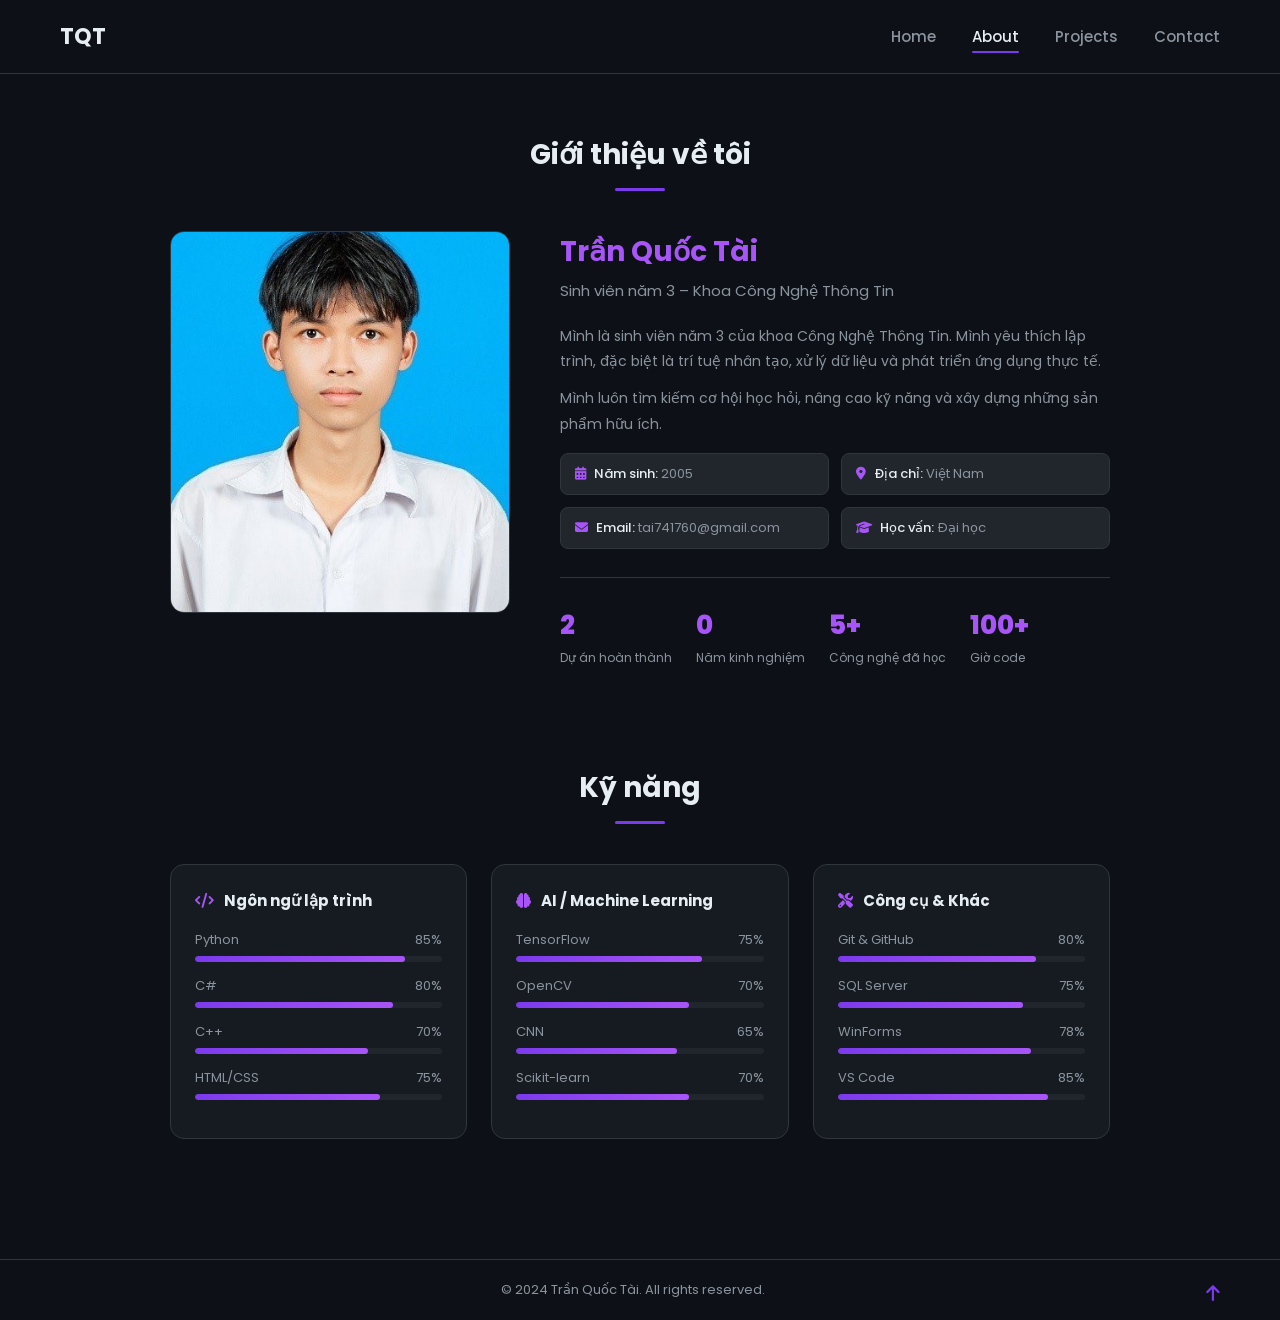
<file: about.html>
<!DOCTYPE html>
<html lang="vi">
<head>
  <meta charset="UTF-8" />
  <meta name="viewport" content="width=device-width, initial-scale=1.0" />
  <title>TQT - Giới thiệu</title>
  <link rel="stylesheet" href="style.css" />
  <link rel="stylesheet" href="https://cdnjs.cloudflare.com/ajax/libs/font-awesome/6.5.0/css/all.min.css" />
  <style>
    .about-section {
      padding: 60px 80px;
      max-width: 1100px;
      margin: 0 auto;
    }

    .about-grid {
      display: grid;
      grid-template-columns: 340px 1fr;
      gap: 50px;
      align-items: start;
    }

    .about-photo {
      width: 100%;
      border-radius: 14px;
      overflow: hidden;
      border: 1px solid var(--border);
    }

    .about-photo img {
      width: 100%;
      height: 380px;
      object-fit: cover;
      display: block;
    }

    .about-right h2 {
      font-size: 28px;
      font-weight: 700;
      color: var(--purple-light);
      margin-bottom: 4px;
    }

    .about-right .role {
      font-size: 15px;
      color: var(--text-muted);
      margin-bottom: 20px;
    }

    .about-right p {
      font-size: 14px;
      color: var(--text-muted);
      line-height: 1.8;
      margin-bottom: 12px;
    }

    .stats-row {
      gap: 24px;
      justify-content: flex-start;
      margin-top: 28px;
      padding-top: 28px;
      border-top: 1px solid var(--border);
    }

    .stat-item {
      text-align: left;
    }

    /* Skills detail */
    .skills-detail-section {
      padding: 40px 80px 60px;
      max-width: 1100px;
      margin: 0 auto;
    }

    .skills-categories {
      display: grid;
      grid-template-columns: repeat(3, 1fr);
      gap: 24px;
    }

    .skill-category {
      background: var(--card);
      border: 1px solid var(--border);
      border-radius: 14px;
      padding: 24px;
      transition: border-color 0.2s;
    }

    .skill-category:hover {
      border-color: var(--purple);
    }

    .skill-category h3 {
      font-size: 15px;
      font-weight: 700;
      margin-bottom: 18px;
      color: var(--text);
      display: flex;
      align-items: center;
      gap: 10px;
    }

    .skill-category h3 i {
      color: var(--purple-light);
    }

    .skill-bar-item {
      margin-bottom: 14px;
    }

    .skill-bar-header {
      display: flex;
      justify-content: space-between;
      font-size: 13px;
      color: var(--text-muted);
      margin-bottom: 6px;
    }

    .skill-bar-bg {
      height: 6px;
      background: var(--bg3);
      border-radius: 10px;
      overflow: hidden;
    }

    .skill-bar-fill {
      height: 100%;
      background: linear-gradient(90deg, var(--purple), var(--purple-light));
      border-radius: 10px;
    }
  </style>
</head>
<body>

  <nav>
    <a href="index.html" class="logo">TQT</a>
    <ul class="nav-links">
      <li><a href="index.html">Home</a></li>
      <li><a href="about.html" class="active">About</a></li>
      <li><a href="projects.html">Projects</a></li>
      <li><a href="contact.html">Contact</a></li>
    </ul>
  </nav>

  <section class="about-section">
    <h2 class="section-title">Giới thiệu về tôi</h2>
    <div class="section-line"></div>

    <div class="about-grid">
      <!-- Photo -->
      <div>
        <div class="about-photo">
          <img src="DK04_Trần Quốc Tài.jpg" alt="Trần Quốc Tài" />
        </div>
      </div>

      <!-- Info -->
      <div class="about-right">
        <h2>Trần Quốc Tài</h2>
        <p class="role">Sinh viên năm 3 – Khoa Công Nghệ Thông Tin</p>

        <p>Mình là sinh viên năm 3 của khoa Công Nghệ Thông Tin. Mình yêu thích lập trình, đặc biệt là trí tuệ nhân tạo, xử lý dữ liệu và phát triển ứng dụng thực tế.</p>
        <p>Mình luôn tìm kiếm cơ hội học hỏi, nâng cao kỹ năng và xây dựng những sản phẩm hữu ích.</p>

        <div class="info-grid">
          <div class="info-item">
            <i class="fas fa-calendar-alt" style="color:var(--purple-light);"></i>
            <span><span class="info-label">Năm sinh:</span>&nbsp;2005</span>
          </div>
          <div class="info-item">
            <i class="fas fa-map-marker-alt" style="color:var(--purple-light);"></i>
            <span><span class="info-label">Địa chỉ:</span>&nbsp;Việt Nam</span>
          </div>
          <div class="info-item">
            <i class="fas fa-envelope" style="color:var(--purple-light);"></i>
            <span><span class="info-label">Email:</span>&nbsp;tai741760@gmail.com</span>
          </div>
          <div class="info-item">
            <i class="fas fa-graduation-cap" style="color:var(--purple-light);"></i>
            <span><span class="info-label">Học vấn:</span>&nbsp;Đại học</span>
          </div>
        </div>

        <div class="stats-row">
          <div class="stat-item">
            <div class="stat-num">2</div>
            <div class="stat-label">Dự án hoàn thành</div>
          </div>
          <div class="stat-item">
            <div class="stat-num">0</div>
            <div class="stat-label">Năm kinh nghiệm</div>
          </div>
          <div class="stat-item">
            <div class="stat-num">5+</div>
            <div class="stat-label">Công nghệ đã học</div>
          </div>
          <div class="stat-item">
            <div class="stat-num">100+</div>
            <div class="stat-label">Giờ code</div>
          </div>
        </div>
      </div>
    </div>
  </section>

  <!-- SKILLS DETAIL -->
  <section class="skills-detail-section">
    <h2 class="section-title">Kỹ năng</h2>
    <div class="section-line"></div>

    <div class="skills-categories">
      <div class="skill-category">
        <h3><i class="fas fa-code"></i> Ngôn ngữ lập trình</h3>
        <div class="skill-bar-item">
          <div class="skill-bar-header"><span>Python</span><span>85%</span></div>
          <div class="skill-bar-bg"><div class="skill-bar-fill" style="width:85%"></div></div>
        </div>
        <div class="skill-bar-item">
          <div class="skill-bar-header"><span>C#</span><span>80%</span></div>
          <div class="skill-bar-bg"><div class="skill-bar-fill" style="width:80%"></div></div>
        </div>
        <div class="skill-bar-item">
          <div class="skill-bar-header"><span>C++</span><span>70%</span></div>
          <div class="skill-bar-bg"><div class="skill-bar-fill" style="width:70%"></div></div>
        </div>
        <div class="skill-bar-item">
          <div class="skill-bar-header"><span>HTML/CSS</span><span>75%</span></div>
          <div class="skill-bar-bg"><div class="skill-bar-fill" style="width:75%"></div></div>
        </div>
      </div>

      <div class="skill-category">
        <h3><i class="fas fa-brain"></i> AI / Machine Learning</h3>
        <div class="skill-bar-item">
          <div class="skill-bar-header"><span>TensorFlow</span><span>75%</span></div>
          <div class="skill-bar-bg"><div class="skill-bar-fill" style="width:75%"></div></div>
        </div>
        <div class="skill-bar-item">
          <div class="skill-bar-header"><span>OpenCV</span><span>70%</span></div>
          <div class="skill-bar-bg"><div class="skill-bar-fill" style="width:70%"></div></div>
        </div>
        <div class="skill-bar-item">
          <div class="skill-bar-header"><span>CNN</span><span>65%</span></div>
          <div class="skill-bar-bg"><div class="skill-bar-fill" style="width:65%"></div></div>
        </div>
        <div class="skill-bar-item">
          <div class="skill-bar-header"><span>Scikit-learn</span><span>70%</span></div>
          <div class="skill-bar-bg"><div class="skill-bar-fill" style="width:70%"></div></div>
        </div>
      </div>

      <div class="skill-category">
        <h3><i class="fas fa-tools"></i> Công cụ & Khác</h3>
        <div class="skill-bar-item">
          <div class="skill-bar-header"><span>Git & GitHub</span><span>80%</span></div>
          <div class="skill-bar-bg"><div class="skill-bar-fill" style="width:80%"></div></div>
        </div>
        <div class="skill-bar-item">
          <div class="skill-bar-header"><span>SQL Server</span><span>75%</span></div>
          <div class="skill-bar-bg"><div class="skill-bar-fill" style="width:75%"></div></div>
        </div>
        <div class="skill-bar-item">
          <div class="skill-bar-header"><span>WinForms</span><span>78%</span></div>
          <div class="skill-bar-bg"><div class="skill-bar-fill" style="width:78%"></div></div>
        </div>
        <div class="skill-bar-item">
          <div class="skill-bar-header"><span>VS Code</span><span>85%</span></div>
          <div class="skill-bar-bg"><div class="skill-bar-fill" style="width:85%"></div></div>
        </div>
      </div>
    </div>
  </section>

  <footer>
    &copy; 2024 Trần Quốc Tài. All rights reserved.
    <span style="float:right;">
      <a href="#" style="color:var(--purple);text-decoration:none;font-size:18px;"><i class="fas fa-arrow-up"></i></a>
    </span>
  </footer>

</body>
</html>
</file>
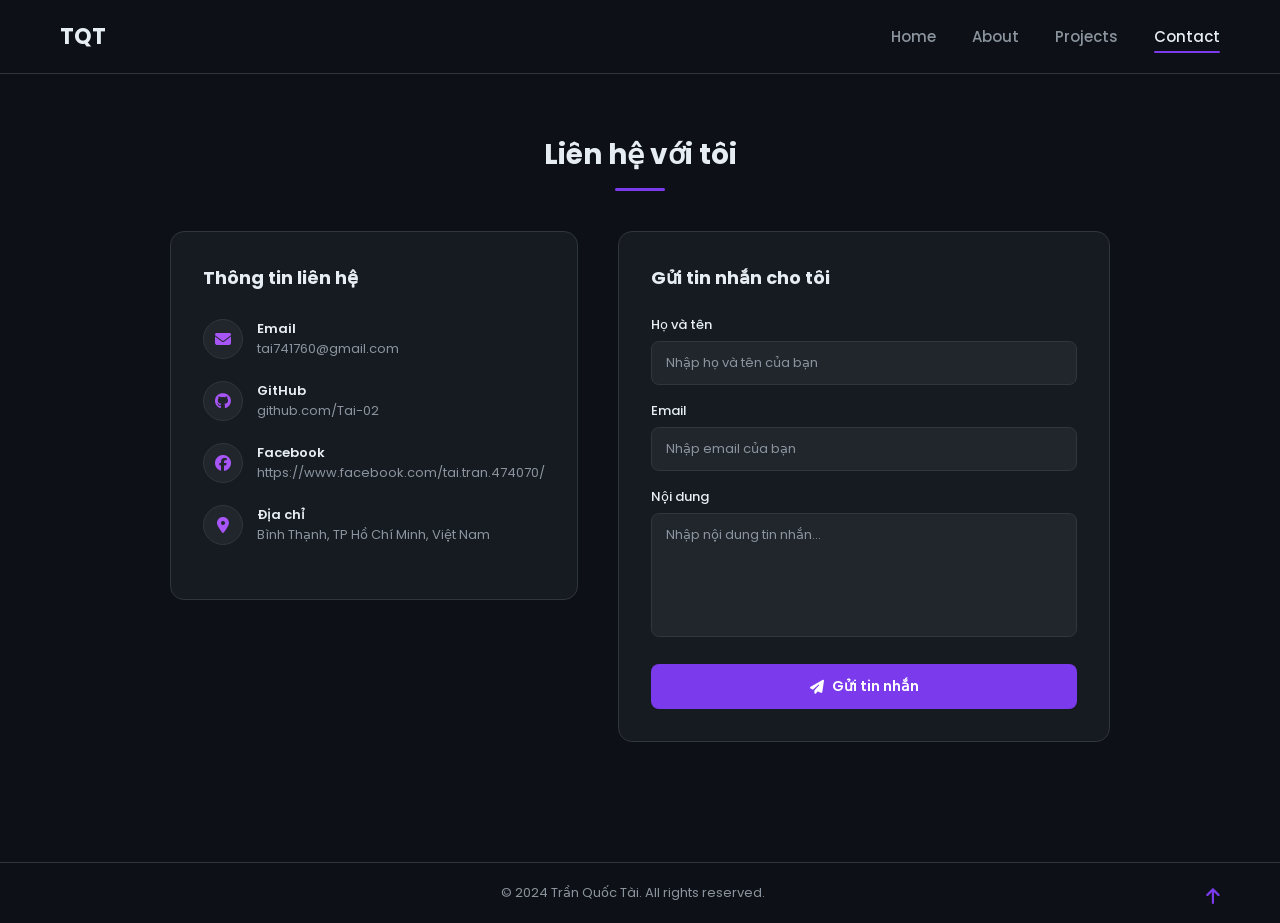
<file: contact.html>
<!DOCTYPE html>
<html lang="vi">
<head>
  <meta charset="UTF-8" />
  <meta name="viewport" content="width=device-width, initial-scale=1.0" />
  <title>TQT - Liên hệ</title>
  <link rel="stylesheet" href="style.css" />
  <link rel="stylesheet" href="https://cdnjs.cloudflare.com/ajax/libs/font-awesome/6.5.0/css/all.min.css" />
  <style>
    .contact-section {
      padding: 60px 80px;
      max-width: 1100px;
      margin: 0 auto;
    }

    .contact-grid {
      display: grid;
      grid-template-columns: 1fr 1.5fr;
      gap: 40px;
      align-items: start;
    }

    .contact-left {
      background: var(--card);
      border: 1px solid var(--border);
      border-radius: 14px;
      padding: 32px;
    }

    .contact-left h3 {
      font-size: 18px;
      font-weight: 700;
      margin-bottom: 28px;
      color: var(--text);
    }

    .contact-right {
      background: var(--card);
      border: 1px solid var(--border);
      border-radius: 14px;
      padding: 32px;
    }

    .contact-right h3 {
      font-size: 18px;
      font-weight: 700;
      margin-bottom: 24px;
      color: var(--text);
    }

    .toast {
      display: none;
      position: fixed;
      bottom: 30px;
      right: 30px;
      background: var(--purple);
      color: #fff;
      padding: 14px 24px;
      border-radius: 10px;
      font-size: 14px;
      font-weight: 500;
      z-index: 999;
      animation: slideIn 0.3s ease;
    }

    @keyframes slideIn {
      from { transform: translateY(20px); opacity: 0; }
      to { transform: translateY(0); opacity: 1; }
    }
  </style>
</head>
<body>

  <nav>
    <a href="index.html" class="logo">TQT</a>
    <ul class="nav-links">
      <li><a href="index.html">Home</a></li>
      <li><a href="about.html">About</a></li>
      <li><a href="projects.html">Projects</a></li>
      <li><a href="contact.html" class="active">Contact</a></li>
    </ul>
  </nav>

  <section class="contact-section">
    <h2 class="section-title">Liên hệ với tôi</h2>
    <div class="section-line"></div>

    <div class="contact-grid">

      <div class="contact-left">
        <h3>Thông tin liên hệ</h3>

        <div class="contact-info-item">
          <div class="icon-wrap"><i class="fas fa-envelope" style="color:var(--purple-light);"></i></div>
          <div class="info-text">
            <h4>Email</h4>
            <p>tai741760@gmail.com</p>
          </div>
        </div>

        <div class="contact-info-item">
          <div class="icon-wrap"><i class="fab fa-github" style="color:var(--purple-light);"></i></div>
          <div class="info-text">
            <h4>GitHub</h4>
            <p>github.com/Tai-02</p>
          </div>
        </div>

        <div class="contact-info-item">
          <div class="icon-wrap"><i class="fab fa-facebook" style="color:var(--purple-light);"></i></div>
          <div class="info-text">
            <h4>Facebook</h4>
            <p>https://www.facebook.com/tai.tran.474070/</p>
          </div>
        </div>

        <div class="contact-info-item">
          <div class="icon-wrap"><i class="fas fa-map-marker-alt" style="color:var(--purple-light);"></i></div>
          <div class="info-text">
            <h4>Địa chỉ</h4>
            <p>Bình Thạnh, TP Hồ Chí Minh, Việt Nam</p>
          </div>
        </div>
      </div>

      <!-- Right: Form -->
      <div class="contact-right">
        <h3>Gửi tin nhắn cho tôi</h3>

        <div class="form-group">
          <label for="name">Họ và tên</label>
          <input type="text" id="name" placeholder="Nhập họ và tên của bạn" />
        </div>

        <div class="form-group">
          <label for="email">Email</label>
          <input type="email" id="email" placeholder="Nhập email của bạn" />
        </div>

        <div class="form-group">
          <label for="message">Nội dung</label>
          <textarea id="message" rows="5" placeholder="Nhập nội dung tin nhắn..."></textarea>
        </div>

        <button class="btn-primary" onclick="sendMessage()" style="width:100%;justify-content:center;margin-top:4px;">
          <i class="fas fa-paper-plane"></i> Gửi tin nhắn
        </button>
      </div>
    </div>
  </section>

  <div class="toast" id="toast">
    <i class="fas fa-check-circle"></i>&nbsp; Tin nhắn đã được gửi thành công!
  </div>

  <footer>
    &copy; 2024 Trần Quốc Tài. All rights reserved.
    <span style="float:right;">
      <a href="#" style="color:var(--purple);text-decoration:none;font-size:18px;"><i class="fas fa-arrow-up"></i></a>
    </span>
  </footer>

  <script>
    function sendMessage() {
      const name = document.getElementById('name').value.trim();
      const email = document.getElementById('email').value.trim();
      const message = document.getElementById('message').value.trim();

      if (!name || !email || !message) {
        alert('Vui lòng điền đầy đủ thông tin!');
        return;
      }

      const toast = document.getElementById('toast');
      toast.style.display = 'block';
      setTimeout(() => { toast.style.display = 'none'; }, 3000);

      document.getElementById('name').value = '';
      document.getElementById('email').value = '';
      document.getElementById('message').value = '';
    }
  </script>

</body>
</html>
</file>
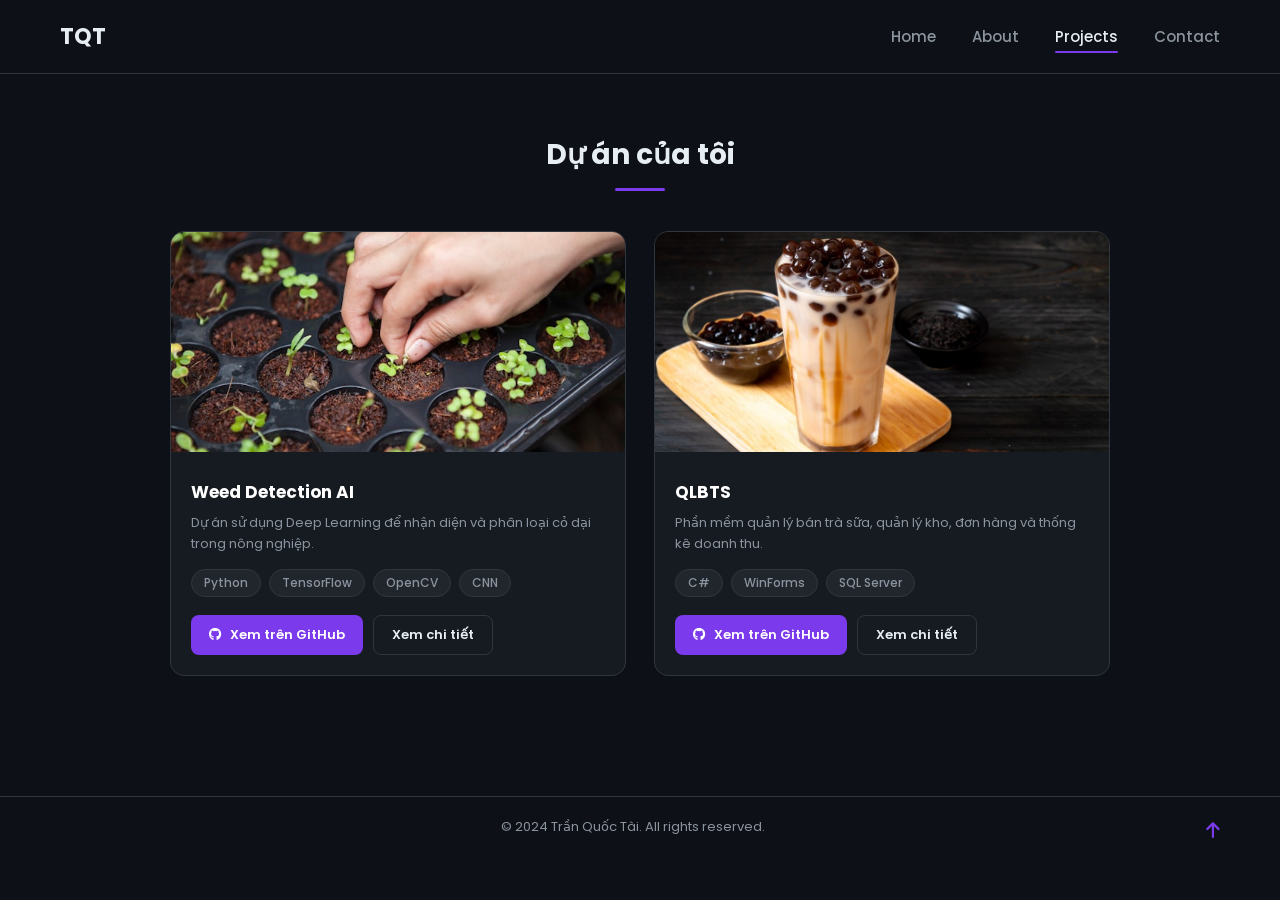
<file: projects.html>
<!DOCTYPE html>
<html lang="vi">
<head>
  <meta charset="UTF-8" />
  <meta name="viewport" content="width=device-width, initial-scale=1.0" />
  <title>TQT - Dự án</title>
  <link rel="stylesheet" href="style.css" />
  <link rel="stylesheet" href="https://cdnjs.cloudflare.com/ajax/libs/font-awesome/6.5.0/css/all.min.css" />
  <style>
    .projects-section {
      padding: 60px 80px;
      max-width: 1100px;
      margin: 0 auto;
    }

    .projects-grid {
      display: grid;
      grid-template-columns: repeat(2, 1fr);
      gap: 28px;
    }

    .project-card img {
      height: 220px;
      object-fit: cover;
    }
  </style>
</head>
<body>

  <nav>
    <a href="index.html" class="logo">TQT</a>
    <ul class="nav-links">
      <li><a href="index.html">Home</a></li>
      <li><a href="about.html">About</a></li>
      <li><a href="projects.html" class="active">Projects</a></li>
      <li><a href="contact.html">Contact</a></li>
    </ul>
  </nav>

  <section class="projects-section">
    <h2 class="section-title">Dự án của tôi</h2>
    <div class="section-line"></div>

    <div class="projects-grid">

      <!-- Project 1 -->
      <div class="project-card">
        <img src="duanweeddetection.jpg" alt="Weed Detection AI" />
        <div class="project-info">
          <h3>Weed Detection AI</h3>
          <p>Dự án sử dụng Deep Learning để nhận diện và phân loại cỏ dại trong nông nghiệp.</p>
          <div class="project-tags">
            <span class="tag">Python</span>
            <span class="tag">TensorFlow</span>
            <span class="tag">OpenCV</span>
            <span class="tag">CNN</span>
          </div>
          <div class="project-buttons">
            <a href="https://github.com/Tai-02" target="_blank" class="btn-primary" style="font-size:13px;padding:9px 18px;">
              <i class="fab fa-github"></i> Xem trên GitHub
            </a>
            <a href="#" class="btn-outline" style="font-size:13px;padding:9px 18px;">Xem chi tiết</a>
          </div>
        </div>
      </div>

      <!-- Project 2 -->
      <div class="project-card">
        <img src="Duantrasua.jpg" alt="QLBTS" />
        <div class="project-info">
          <h3>QLBTS</h3>
          <p>Phần mềm quản lý bán trà sữa, quản lý kho, đơn hàng và thống kê doanh thu.</p>
          <div class="project-tags">
            <span class="tag">C#</span>
            <span class="tag">WinForms</span>
            <span class="tag">SQL Server</span>
          </div>
          <div class="project-buttons">
            <a href="https://github.com/Tai-02" target="_blank" class="btn-primary" style="font-size:13px;padding:9px 18px;">
              <i class="fab fa-github"></i> Xem trên GitHub
            </a>
            <a href="#" class="btn-outline" style="font-size:13px;padding:9px 18px;">Xem chi tiết</a>
          </div>
        </div>
      </div>

    </div>
  </section>

  <footer>
    &copy; 2024 Trần Quốc Tài. All rights reserved.
    <span style="float:right;">
      <a href="#" style="color:var(--purple);text-decoration:none;font-size:18px;"><i class="fas fa-arrow-up"></i></a>
    </span>
  </footer>

</body>
</html>
</file>
<file: style.css>
@import url('https://fonts.googleapis.com/css2?family=Poppins:wght@300;400;500;600;700;800&display=swap');

* {
  margin: 0;
  padding: 0;
  box-sizing: border-box;
}

:root {
  --bg: #0d1117;
  --bg2: #161b22;
  --bg3: #21262d;
  --purple: #7c3aed;
  --purple-light: #a855f7;
  --purple-glow: rgba(124, 58, 237, 0.3);
  --text: #e6edf3;
  --text-muted: #8b949e;
  --border: #30363d;
  --card: #161b22;
}

body {
  font-family: 'Poppins', sans-serif;
  background: var(--bg);
  color: var(--text);
  min-height: 100vh;
}

/* ===== NAVBAR ===== */
nav {
  display: flex;
  align-items: center;
  justify-content: space-between;
  padding: 20px 60px;
  background: var(--bg);
  border-bottom: 1px solid var(--border);
  position: sticky;
  top: 0;
  z-index: 100;
}

.logo {
  font-size: 22px;
  font-weight: 700;
  color: var(--text);
  text-decoration: none;
}

.nav-links {
  display: flex;
  gap: 36px;
  list-style: none;
}

.nav-links a {
  text-decoration: none;
  color: var(--text-muted);
  font-size: 15px;
  font-weight: 500;
  transition: color 0.2s;
  position: relative;
  padding-bottom: 4px;
}

.nav-links a:hover,
.nav-links a.active {
  color: var(--text);
}

.nav-links a.active::after {
  content: '';
  position: absolute;
  bottom: -2px;
  left: 0;
  right: 0;
  height: 2px;
  background: var(--purple);
  border-radius: 2px;
}

/* ===== BUTTONS ===== */
.btn-primary {
  background: var(--purple);
  color: #fff;
  border: none;
  padding: 12px 28px;
  border-radius: 8px;
  font-family: 'Poppins', sans-serif;
  font-size: 14px;
  font-weight: 600;
  cursor: pointer;
  text-decoration: none;
  display: inline-flex;
  align-items: center;
  gap: 8px;
  transition: background 0.2s, transform 0.2s;
}

.btn-primary:hover {
  background: var(--purple-light);
  transform: translateY(-1px);
}

.btn-outline {
  background: transparent;
  color: var(--text);
  border: 1.5px solid var(--border);
  padding: 12px 28px;
  border-radius: 8px;
  font-family: 'Poppins', sans-serif;
  font-size: 14px;
  font-weight: 600;
  cursor: pointer;
  text-decoration: none;
  display: inline-flex;
  align-items: center;
  gap: 8px;
  transition: border-color 0.2s, transform 0.2s;
}

.btn-outline:hover {
  border-color: var(--purple);
  color: var(--purple-light);
  transform: translateY(-1px);
}

/* ===== SECTION HEADING ===== */
.section-title {
  text-align: center;
  font-size: 28px;
  font-weight: 700;
  margin-bottom: 12px;
}

.section-line {
  width: 50px;
  height: 3px;
  background: var(--purple);
  margin: 0 auto 40px;
  border-radius: 2px;
}

/* ===== SKILL CARDS ===== */
.skill-grid {
  display: flex;
  flex-wrap: wrap;
  gap: 16px;
  justify-content: center;
}

.skill-card {
  background: var(--bg3);
  border: 1px solid var(--border);
  border-radius: 12px;
  padding: 20px 28px;
  text-align: center;
  min-width: 110px;
  transition: border-color 0.2s, transform 0.2s;
}

.skill-card:hover {
  border-color: var(--purple);
  transform: translateY(-3px);
}

.skill-card .skill-icon {
  font-size: 36px;
  margin-bottom: 10px;
  display: block;
}

.skill-card span {
  font-size: 13px;
  color: var(--text-muted);
  font-weight: 500;
}

/* ===== PROJECT CARDS ===== */
.project-card {
  background: var(--card);
  border: 1px solid var(--border);
  border-radius: 14px;
  overflow: hidden;
  transition: transform 0.2s, border-color 0.2s;
}

.project-card:hover {
  transform: translateY(-4px);
  border-color: var(--purple);
}

.project-card img {
  width: 100%;
  height: 200px;
  object-fit: cover;
}

.project-info {
  padding: 20px;
}

.project-info h3 {
  font-size: 17px;
  font-weight: 700;
  margin-bottom: 8px;
  color: #fff;
}

.project-info p {
  font-size: 13px;
  color: var(--text-muted);
  line-height: 1.6;
  margin-bottom: 14px;
}

.project-tags {
  display: flex;
  flex-wrap: wrap;
  gap: 8px;
  margin-bottom: 18px;
}

.tag {
  background: var(--bg3);
  color: var(--text-muted);
  padding: 4px 12px;
  border-radius: 20px;
  font-size: 12px;
  font-weight: 500;
  border: 1px solid var(--border);
}

.project-buttons {
  display: flex;
  gap: 10px;
}

/* ===== STATS ===== */
.stats-row {
  display: flex;
  gap: 32px;
  justify-content: center;
  margin-top: 28px;
}

.stat-item {
  text-align: center;
}

.stat-item .stat-num {
  font-size: 26px;
  font-weight: 800;
  color: var(--purple-light);
}

.stat-item .stat-label {
  font-size: 12px;
  color: var(--text-muted);
  margin-top: 4px;
}

/* ===== INFO BOX ===== */
.info-grid {
  display: grid;
  grid-template-columns: 1fr 1fr;
  gap: 12px;
  margin-top: 16px;
}

.info-item {
  background: var(--bg3);
  border: 1px solid var(--border);
  border-radius: 8px;
  padding: 10px 14px;
  display: flex;
  align-items: center;
  gap: 8px;
  font-size: 13px;
  color: var(--text-muted);
}

.info-item .info-label {
  color: var(--text);
  font-weight: 500;
}

/* ===== CONTACT ===== */
.contact-info-item {
  display: flex;
  align-items: flex-start;
  gap: 14px;
  margin-bottom: 22px;
}

.contact-info-item .icon-wrap {
  width: 40px;
  height: 40px;
  background: var(--bg3);
  border: 1px solid var(--border);
  border-radius: 50%;
  display: flex;
  align-items: center;
  justify-content: center;
  flex-shrink: 0;
  font-size: 16px;
}

.contact-info-item .info-text h4 {
  font-size: 13px;
  font-weight: 600;
  color: var(--text);
}

.contact-info-item .info-text p {
  font-size: 13px;
  color: var(--text-muted);
}

/* ===== FORM ===== */
.form-group {
  margin-bottom: 16px;
}

.form-group label {
  display: block;
  font-size: 13px;
  font-weight: 500;
  color: var(--text);
  margin-bottom: 6px;
}

.form-group input,
.form-group textarea {
  width: 100%;
  background: var(--bg3);
  border: 1px solid var(--border);
  border-radius: 8px;
  padding: 11px 14px;
  color: var(--text);
  font-family: 'Poppins', sans-serif;
  font-size: 13px;
  outline: none;
  transition: border-color 0.2s;
  resize: none;
}

.form-group input::placeholder,
.form-group textarea::placeholder {
  color: var(--text-muted);
}

.form-group input:focus,
.form-group textarea:focus {
  border-color: var(--purple);
}

/* ===== FOOTER ===== */
footer {
  text-align: center;
  padding: 20px 60px;
  border-top: 1px solid var(--border);
  color: var(--text-muted);
  font-size: 13px;
  margin-top: 60px;
}

/* ===== SOCIAL ICONS ===== */
.social-links {
  display: flex;
  gap: 16px;
  margin-top: 24px;
}

.social-links a {
  color: var(--text-muted);
  font-size: 20px;
  text-decoration: none;
  transition: color 0.2s;
}

.social-links a:hover {
  color: var(--purple-light);
}

/* Stars animation for hero */
.stars {
  position: absolute;
  inset: 0;
  overflow: hidden;
  pointer-events: none;
}

.star {
  position: absolute;
  width: 3px;
  height: 3px;
  background: rgba(255,255,255,0.5);
  border-radius: 50%;
  animation: twinkle 3s infinite alternate;
}

@keyframes twinkle {
  0% { opacity: 0.2; }
  100% { opacity: 1; }
}
</file>
